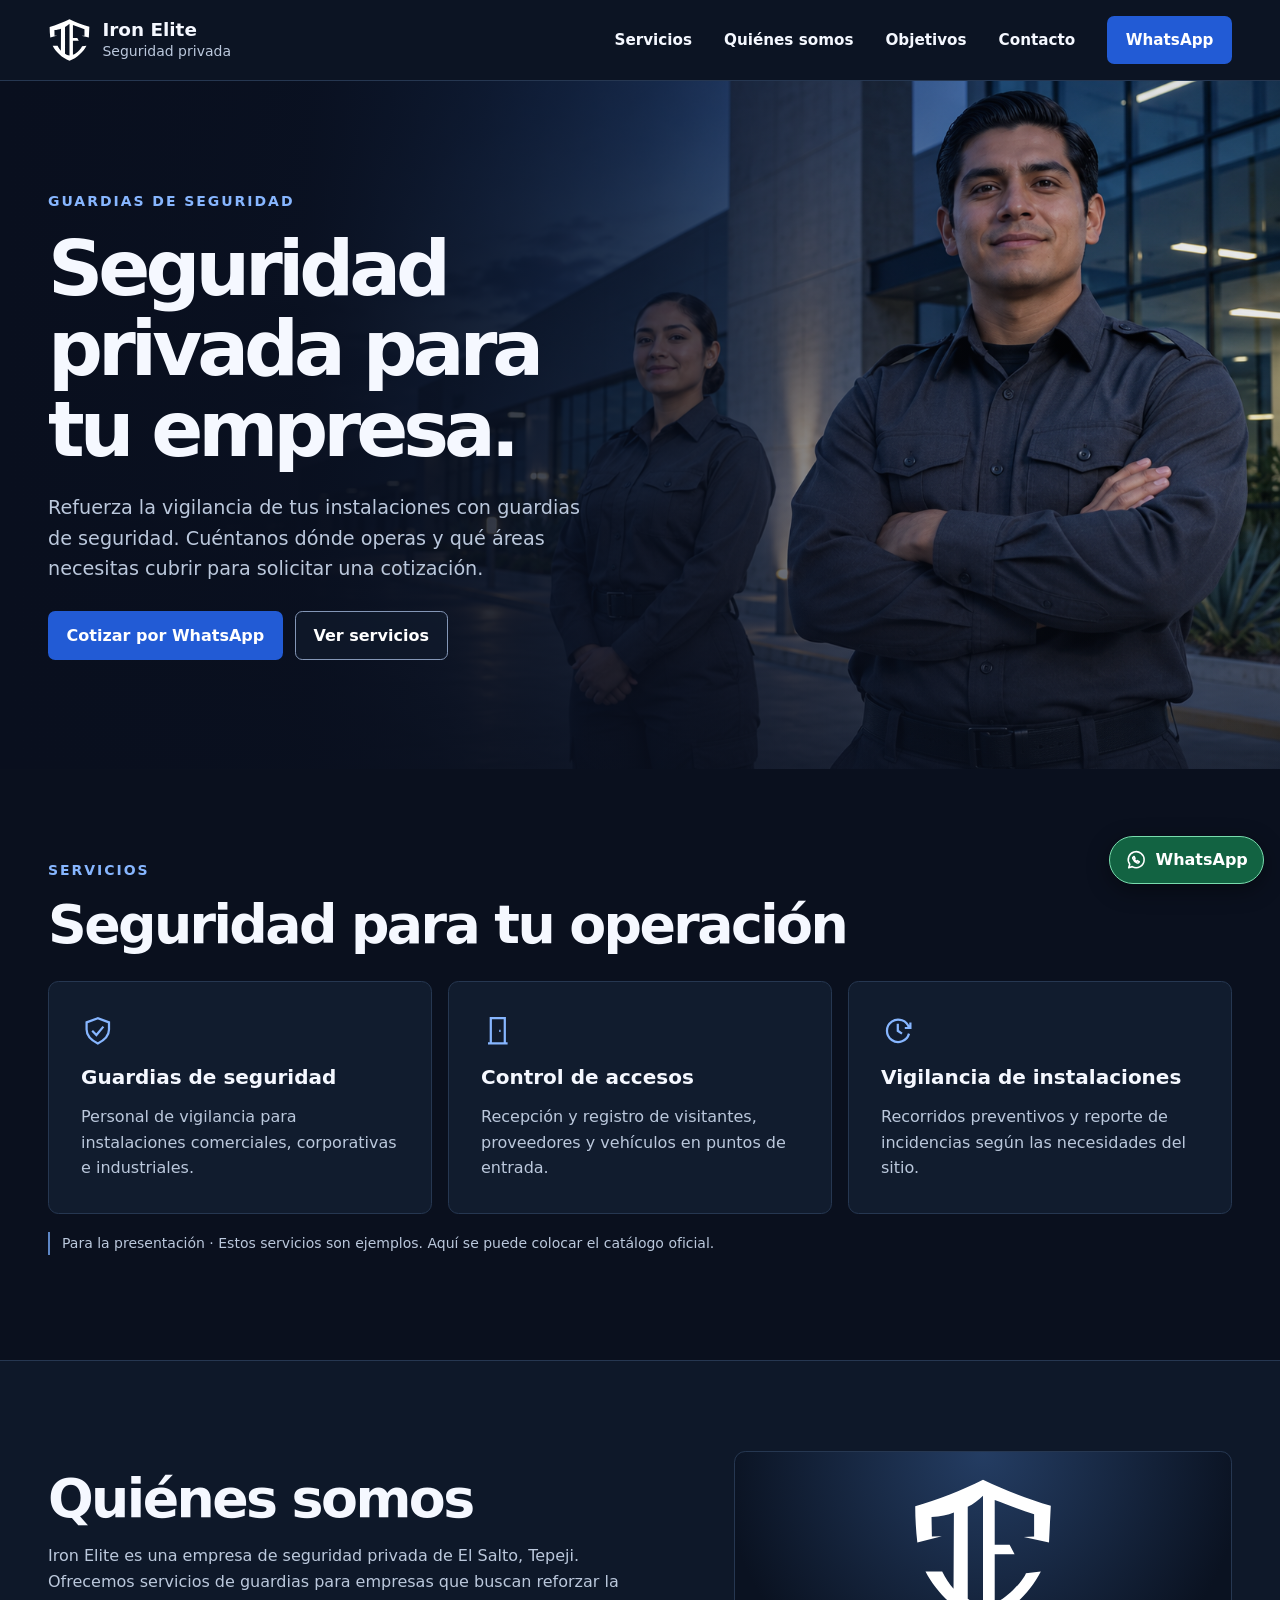
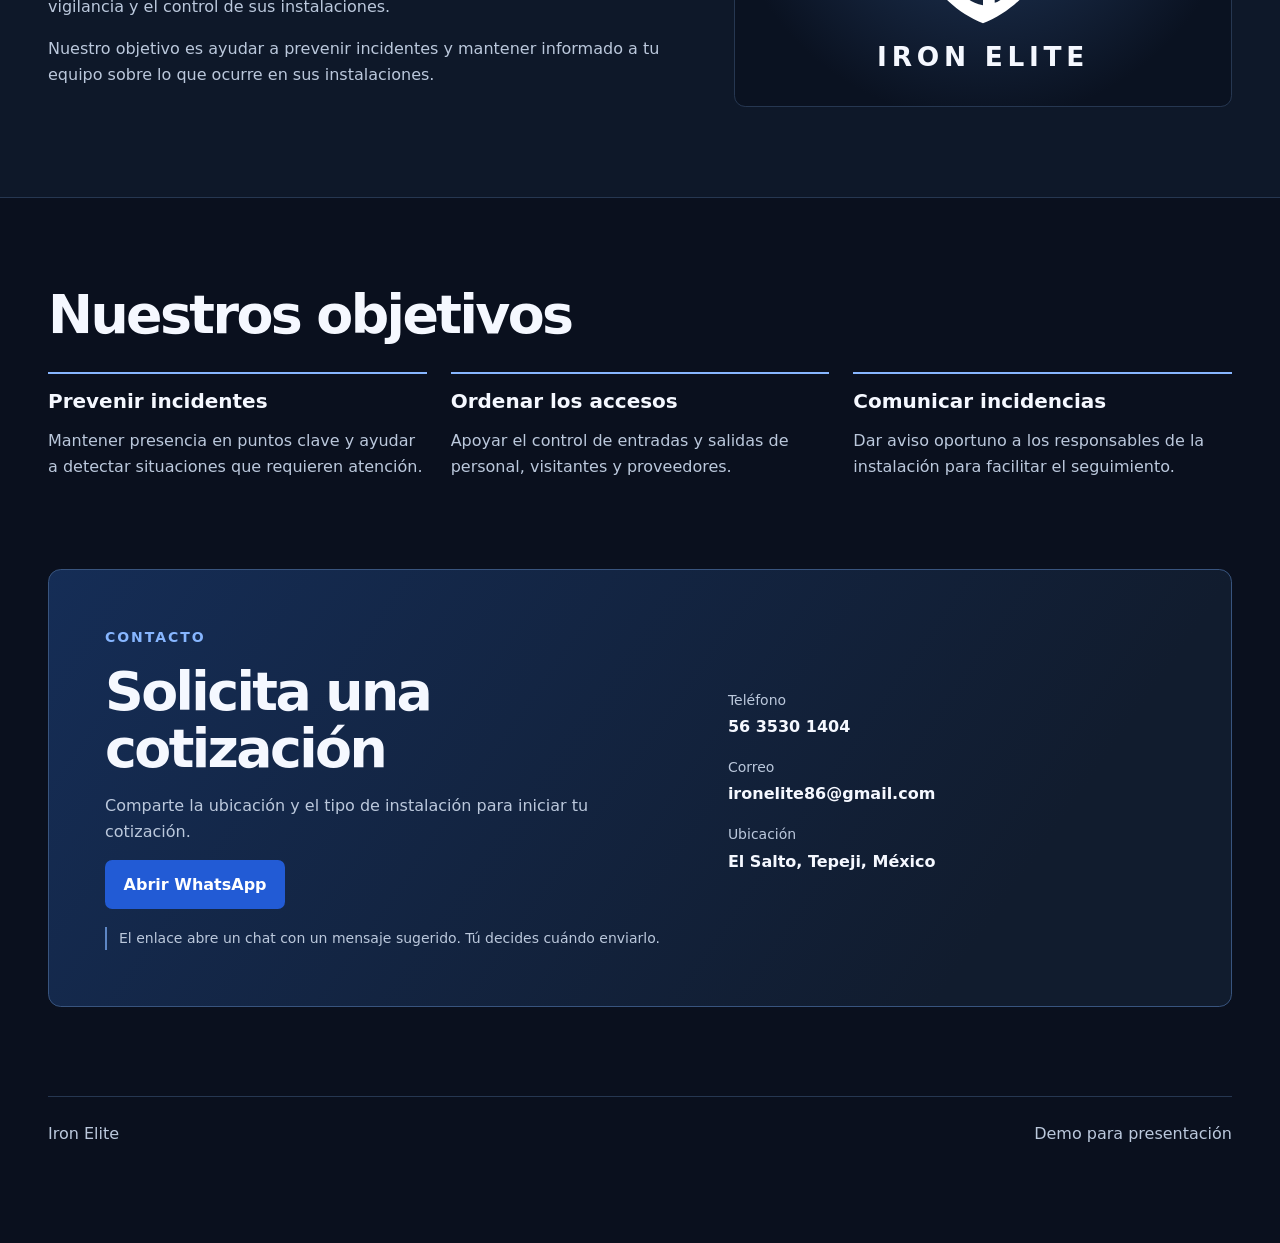
<file: index.html>
<!doctype html>
<html lang="es-MX">
<head>
  <meta charset="utf-8">
  <meta name="viewport" content="width=device-width, initial-scale=1">
  <meta name="robots" content="noindex">
  <meta name="description" content="Refuerza la vigilancia de tus instalaciones con guardias de seguridad. Cuéntanos dónde operas y qué áreas necesitas cubrir para solicitar una cotización.">
  <title>Iron Elite | Seguridad privada</title>
  <link rel="stylesheet" href="frontend/static/estilos.css">
  <script defer src="frontend/static/menu.js"></script>
</head>
<body id="inicio">
  <a class="skip" href="#contenido">Saltar al contenido</a>
  <header class="header">
    <div class="wrap header-row">
      <a class="brand" href="#inicio">

        <img class="brand-logo" src="frontend/static/img/escudo-iron-elite.svg" alt="">

        <span>Iron Elite<small>Seguridad privada</small></span>
      </a>
      <button class="menu-toggle" type="button" aria-expanded="false" aria-controls="nav">Menú</button>
      <nav id="nav" aria-label="Navegación principal">
        <a href="#servicios">Servicios</a>
        <a href="#empresa">Quiénes somos</a>
        <a href="#objetivos">Objetivos</a>
        <a href="#contacto">Contacto</a>
        <a class="button compact" href="https://wa.me/525635301404?text=Hola%2C+Iron+Elite.+Me+interesa+cotizar+un+servicio+de+seguridad+privada." target="_blank" rel="noopener">WhatsApp</a>
      </nav>
    </div>
  </header>
  <main id="contenido">
    <section class="hero" aria-labelledby="titulo">
      <img class="hero-photo" src="frontend/static/img/portada.png" alt="" fetchpriority="high">
      <div class="wrap hero-inner">
        <p class="eyebrow">Guardias de seguridad</p>
        <h1 id="titulo">Seguridad privada para tu empresa.</h1>
        <p class="hero-copy">Refuerza la vigilancia de tus instalaciones con guardias de seguridad. Cuéntanos dónde operas y qué áreas necesitas cubrir para solicitar una cotización.</p>
        <div class="actions">
          <a class="button" href="https://wa.me/525635301404?text=Hola%2C+Iron+Elite.+Me+interesa+cotizar+un+servicio+de+seguridad+privada." target="_blank" rel="noopener">Cotizar por WhatsApp</a>
          <a class="button outline" href="#servicios">Ver servicios</a>
        </div>
      </div>
    </section>
    <section id="servicios" class="section wrap">
      <p class="eyebrow">Servicios</p>
      <h2>Seguridad para tu operación</h2>
      <div class="cards">

        <article class="card">
          <svg class="icon" viewBox="0 0 24 24" fill="none" stroke="currentColor" stroke-width="1.6" aria-hidden="true">

            <path d="M12 3 4 6v5c0 5 4 8 8 10 4-2 8-5 8-10V6zM8 12l3 3 5-6"/>

          </svg>
          <h3>Guardias de seguridad</h3>
          <p>Personal de vigilancia para instalaciones comerciales, corporativas e industriales.</p>
        </article>

        <article class="card">
          <svg class="icon" viewBox="0 0 24 24" fill="none" stroke="currentColor" stroke-width="1.6" aria-hidden="true">

            <path d="M5 21h14M7 21V3h10v18m-4-9h1"/>

          </svg>
          <h3>Control de accesos</h3>
          <p>Recepción y registro de visitantes, proveedores y vehículos en puntos de entrada.</p>
        </article>

        <article class="card">
          <svg class="icon" viewBox="0 0 24 24" fill="none" stroke="currentColor" stroke-width="1.6" aria-hidden="true">

            <path d="M20 10a8 8 0 1 0 0 4M17 10h4V6M12 7v5l3 2"/>

          </svg>
          <h3>Vigilancia de instalaciones</h3>
          <p>Recorridos preventivos y reporte de incidencias según las necesidades del sitio.</p>
        </article>

      </div>
      <p class="demo-note">Para la presentación · Estos servicios son ejemplos. Aquí se puede colocar el catálogo oficial.</p>
    </section>
    <section id="empresa" class="about">
      <div class="wrap section about-grid">
        <div>
          <h2>Quiénes somos</h2>
          <p>Iron Elite es una empresa de seguridad privada de El Salto, Tepeji. Ofrecemos servicios de guardias para empresas que buscan reforzar la vigilancia y el control de sus instalaciones.</p>
          <p>Nuestro objetivo es ayudar a prevenir incidentes y mantener informado a tu equipo sobre lo que ocurre en sus instalaciones.</p>
        </div>

        <div class="brand-panel" aria-hidden="true">
          <img src="frontend/static/img/escudo-iron-elite.svg" alt="" width="140" height="145" loading="lazy">
          <span>Iron Elite</span>
        </div>

      </div>
    </section>
    <section id="objetivos" class="section wrap">
      <h2>Nuestros objetivos</h2>
      <ul class="objectives">

        <li>
          <h3>Prevenir incidentes</h3>
          <p>Mantener presencia en puntos clave y ayudar a detectar situaciones que requieren atención.</p>
        </li>

        <li>
          <h3>Ordenar los accesos</h3>
          <p>Apoyar el control de entradas y salidas de personal, visitantes y proveedores.</p>
        </li>

        <li>
          <h3>Comunicar incidencias</h3>
          <p>Dar aviso oportuno a los responsables de la instalación para facilitar el seguimiento.</p>
        </li>

      </ul>
    </section>
    <section id="contacto" class="section wrap">
      <div class="contact">
        <div>
          <p class="eyebrow">Contacto</p>
          <h2>Solicita una cotización</h2>
          <p>Comparte la ubicación y el tipo de instalación para iniciar tu cotización.</p>
          <a class="button" href="https://wa.me/525635301404?text=Hola%2C+Iron+Elite.+Me+interesa+cotizar+un+servicio+de+seguridad+privada." target="_blank" rel="noopener">Abrir WhatsApp</a>
          <p class="demo-note">El enlace abre un chat con un mensaje sugerido. Tú decides cuándo enviarlo.</p>
        </div>
        <address>
          <span>Teléfono</span>
          <a href="tel:+525635301404">56 3530 1404</a>
          <span>Correo</span>
          <a href="mailto:ironelite86@gmail.com">ironelite86@gmail.com</a>
          <span>Ubicación</span>
          <strong>El Salto, Tepeji, México</strong>
        </address>
      </div>
    </section>
  </main>
  <footer class="wrap footer">
    <a href="#inicio">Iron Elite</a>
    <span>Demo para presentación</span>
  </footer>
  <details class="whatsapp-widget">
    <summary>
      <svg viewBox="0 0 24 24" fill="none" stroke="currentColor" stroke-width="1.7" stroke-linecap="round" stroke-linejoin="round" aria-hidden="true">
        <path d="M20.5 11.6a8.5 8.5 0 0 1-12.8 7.3L4 20l1.1-3.7a8.5 8.5 0 1 1 15.4-4.7Z"/>
        <path d="M9 8.5c-.7.2-.9.9-.6 1.7a7.6 7.6 0 0 0 4.8 4.7c.8.2 1.5 0 1.8-.7l.3-.7-2.1-1-.7.8a5.3 5.3 0 0 1-2.5-2.5l.7-.7-1-2.1Z"/>
      </svg>
      <span>WhatsApp</span>
    </summary>
    <div class="whatsapp-panel">
      <strong>Cotiza con Iron Elite</strong>
      <p>Cuéntanos qué necesitas proteger y en qué ciudad se encuentra tu instalación.</p>
      <a class="button" href="https://wa.me/525635301404?text=Hola%2C+Iron+Elite.+Me+interesa+cotizar+un+servicio+de+seguridad+privada." target="_blank" rel="noopener">Abrir chat en WhatsApp</a>
    </div>
  </details>
</body>
</html>
</file>
<file: frontend/static/estilos.css>
﻿:root {
  color-scheme: dark;
  --ink: #0a101e;
  --panel: #111c2e;
  --line: #263751;
  --white: #f5f8ff;
  --muted: #bbc8dc;
  --accent: #87b6ff;
  --blue: #225bd5;
}

*, *::before, *::after { box-sizing: border-box; }
body { margin: 0; background: var(--ink); color: var(--white); font: 1rem/1.6 system-ui, sans-serif; }
a { color: inherit; text-decoration: none; }
a:focus-visible, button:focus-visible { outline: 3px solid #a6d3ff; outline-offset: 4px; }
img { display: block; max-width: 100%; }
p { margin: 0 0 1rem; color: var(--muted); }
h1, h2, h3 { margin: 0 0 1rem; line-height: 1.05; text-wrap: balance; }
h1 { max-width: 13ch; font-size: clamp(2.45rem, 6vw, 5.5rem); letter-spacing: -.065em; }
h2 { font-size: clamp(2rem, 4.2vw, 3.4rem); letter-spacing: -.048em; }
h3 { font-size: 1.25rem; }
.wrap { width: min(100% - 3rem, 74rem); margin-inline: auto; }
.skip { position: fixed; top: .75rem; left: .75rem; z-index: 5; padding: .65rem 1rem; background: var(--blue); transform: translateY(-180%); }
.skip:focus { transform: none; }

.header { background: #0c1423; border-bottom: 1px solid var(--line); }
.header-row { min-height: 5rem; display: flex; align-items: center; justify-content: space-between; gap: 1rem; }
.brand { display: inline-flex; align-items: center; gap: .75rem; font-size: 1.15rem; font-weight: 800; line-height: 1.1; }
.brand small { display: block; margin-top: .25rem; color: var(--muted); font-size: .875rem; font-weight: 500; }
.mark, .brand-logo { width: 2.65rem; height: 2.65rem; }
.mark { display: grid; place-items: center; color: var(--accent); border: 1px solid #5877ad; border-radius: .5rem; }
.brand-logo { object-fit: contain; }
nav { display: flex; align-items: center; gap: clamp(1rem, 2.5vw, 2.25rem); font-size: .95rem; font-weight: 650; }
nav a:not(.button):hover, address a:hover { color: var(--accent); text-decoration: underline; }
.menu-toggle { display: none; font: inherit; color: inherit; background: var(--panel); border: 1px solid var(--line); padding: .45rem .85rem; border-radius: .45rem; cursor: pointer; }

.hero { position: relative; isolation: isolate; background: #111f38; overflow: hidden; }
.hero-photo { position: absolute; inset: 0; width: 100%; height: 100%; object-fit: cover; object-position: 70% 43%; z-index: -2; }
.hero::before { content: ""; position: absolute; inset: 0; z-index: -1; background: linear-gradient(90deg, #090f1e 0%, #090f1ef5 24%, #090f1eaa 51%, #090f1e18 88%), linear-gradient(0deg, #0a101e99, transparent 42%); }
.hero-inner { min-height: clamp(32rem, 58vw, 43rem); display: flex; flex-direction: column; justify-content: center; align-items: flex-start; padding-block: 4rem; }
.eyebrow { color: var(--accent); font-size: .875rem; letter-spacing: .14em; font-weight: 750; text-transform: uppercase; }
.hero-copy { max-width: 44ch; font-size: clamp(1rem, 2vw, 1.2rem); margin: .4rem 0 1.65rem; }
.actions { display: flex; flex-wrap: wrap; gap: .75rem; }
.button { display: inline-flex; align-items: center; justify-content: center; min-height: 3rem; padding: .65rem 1.1rem; background: var(--blue); border: 1px solid transparent; border-radius: .45rem; color: #fff; font-weight: 750; text-align: center; }
.button:hover { background: #2665e8; }
.button.compact { min-height: 2.75rem; }
.button.outline { background: #111c2eaa; border-color: #8497b7; }
.button.outline:hover { background: var(--panel); }

.section { padding-block: clamp(3rem, 7vw, 6rem); }
.cards { display: grid; grid-template-columns: repeat(3, minmax(0, 1fr)); gap: 1rem; margin-top: 1.75rem; }
.card { padding: clamp(1.1rem, 2.7vw, 2rem); border: 1px solid var(--line); background: var(--panel); border-radius: .65rem; }
.card p, .about p:last-child, .contact p:last-child { margin-bottom: 0; }
.icon { display: block; width: 2.1rem; height: 2.1rem; color: var(--accent); margin-bottom: 1.2rem; }
.demo-note { color: var(--muted); font-size: .875rem; border-left: 2px solid #5d86c5; padding-left: .75rem; margin-top: 1.15rem; }
.about { background: #0e1829; border-block: 1px solid var(--line); }
.about-grid, .contact { display: grid; grid-template-columns: minmax(0, 1.25fr) minmax(0, 1fr); align-items: center; gap: clamp(1.25rem, 5vw, 5rem); }
.contact { padding: clamp(1.25rem, 5vw, 3.5rem); background: linear-gradient(125deg, #152d56, var(--panel) 80%); border: 1px solid #38547e; border-radius: .8rem; }
address { display: grid; gap: .2rem; font-style: normal; overflow-wrap: anywhere; }
address span { color: var(--muted); font-size: .875rem; }
address a, address strong { font-weight: 700; margin-bottom: .8rem; }
.footer { display: flex; flex-wrap: wrap; justify-content: space-between; gap: .5rem 1rem; border-top: 1px solid var(--line); padding-block: 1.5rem; color: var(--muted); }

@media (max-width: 48rem) {
  .header-row { flex-wrap: wrap; position: relative; padding-block: .75rem; }
  .menu-toggle.is-ready { display: block; min-height: 2.75rem; }
  nav { width: 100%; flex-wrap: wrap; }
  .menu-toggle.is-ready[aria-expanded="false"] + nav { display: none; }
  .menu-toggle.is-ready + nav { position: absolute; top: 100%; right: 0; z-index: 3; max-width: 20rem; background: var(--panel); border: 1px solid var(--line); border-radius: .55rem; padding: 1rem; flex-direction: column; align-items: stretch; gap: .75rem; }
  .menu-toggle.is-ready + nav a { padding-block: .55rem; }
  .hero::before { background: linear-gradient(0deg, #090f1e 0%, #090f1ee6 42%, #090f1e33 100%); }
  .hero-inner { justify-content: flex-end; min-height: 35rem; padding-block: 2.5rem; }
  .hero-photo { object-position: 70% 32%; }
  .cards, .about-grid, .contact { grid-template-columns: 1fr; }
}

@media (max-width: 26rem) {
  .wrap { width: calc(100% - 2rem); }
  .actions, .actions .button { width: 100%; }
}

.brand-panel {
  min-height: 16rem;
  display: grid;
  place-content: center;
  justify-items: center;
  gap: .75rem;
  padding: 1.5rem;
  border: 1px solid var(--line);
  border-radius: .7rem;
  background: radial-gradient(ellipse at top, #243d63, #0a1221 75%);
}

.brand-panel img { object-fit: contain; }
.brand-panel span { font-size: clamp(1.15rem, 3vw, 1.65rem); font-weight: 850; letter-spacing: .18em; text-transform: uppercase; text-align: center; }
.objectives { display: grid; grid-template-columns: repeat(3, minmax(0, 1fr)); gap: 1.5rem; margin: 1.75rem 0 0; padding: 0; list-style: none; }
.objectives li { border-top: 2px solid var(--accent); padding-top: 1.1rem; }
.objectives p { margin-bottom: 0; }
#contacto { padding-top: 0; }

@media (max-width: 48rem) {
  .objectives { grid-template-columns: 1fr; }
  .brand-panel { min-height: 13rem; }
}

.footer { margin-bottom: 4.5rem; }
.whatsapp-widget {
  position: fixed;
  right: max(1rem, env(safe-area-inset-right));
  bottom: max(1rem, env(safe-area-inset-bottom));
  z-index: 4;
}
.whatsapp-widget summary {
  display: flex;
  align-items: center;
  gap: .5rem;
  min-height: 3rem;
  padding: .55rem .95rem;
  border: 1px solid #79dcae;
  border-radius: 2rem;
  background: #126342;
  color: #fff;
  box-shadow: 0 6px 22px #0006;
  font-weight: 750;
  cursor: pointer;
  list-style: none;
}
.whatsapp-widget summary::-webkit-details-marker { display: none; }
.whatsapp-widget summary:hover { background: #0e5236; }
.whatsapp-widget summary:focus-visible { outline: 3px solid #a6d3ff; outline-offset: 4px; }
.whatsapp-widget svg { width: 1.4rem; height: 1.4rem; }
.whatsapp-panel {
  position: absolute;
  right: 0;
  bottom: calc(100% + .65rem);
  width: min(19rem, calc(100vw - 2.5rem));
  padding: 1.15rem;
  border: 1px solid var(--line);
  border-radius: .75rem;
  background: var(--panel);
  box-shadow: 0 12px 36px #0008;
}
.whatsapp-panel p { margin-top: .35rem; }
.whatsapp-panel .button { width: 100%; }

@media (prefers-reduced-motion: no-preference) {
  html { scroll-behavior: smooth; }
  .hero-inner, .whatsapp-widget[open] .whatsapp-panel { animation: enter .32s ease-out both; }
  .button, .card, .whatsapp-widget summary {
    transition: background-color .18s ease, border-color .18s ease, transform .18s ease;
  }
  @media (hover: hover) {
    .card:hover { transform: translateY(-3px); border-color: #5877ad; }
    .button:hover, .whatsapp-widget summary:hover { transform: translateY(-2px); }
  }
  @keyframes enter {
    from { opacity: 0; transform: translateY(.5rem); }
    to { opacity: 1; transform: translateY(0); }
  }
}
</file>
